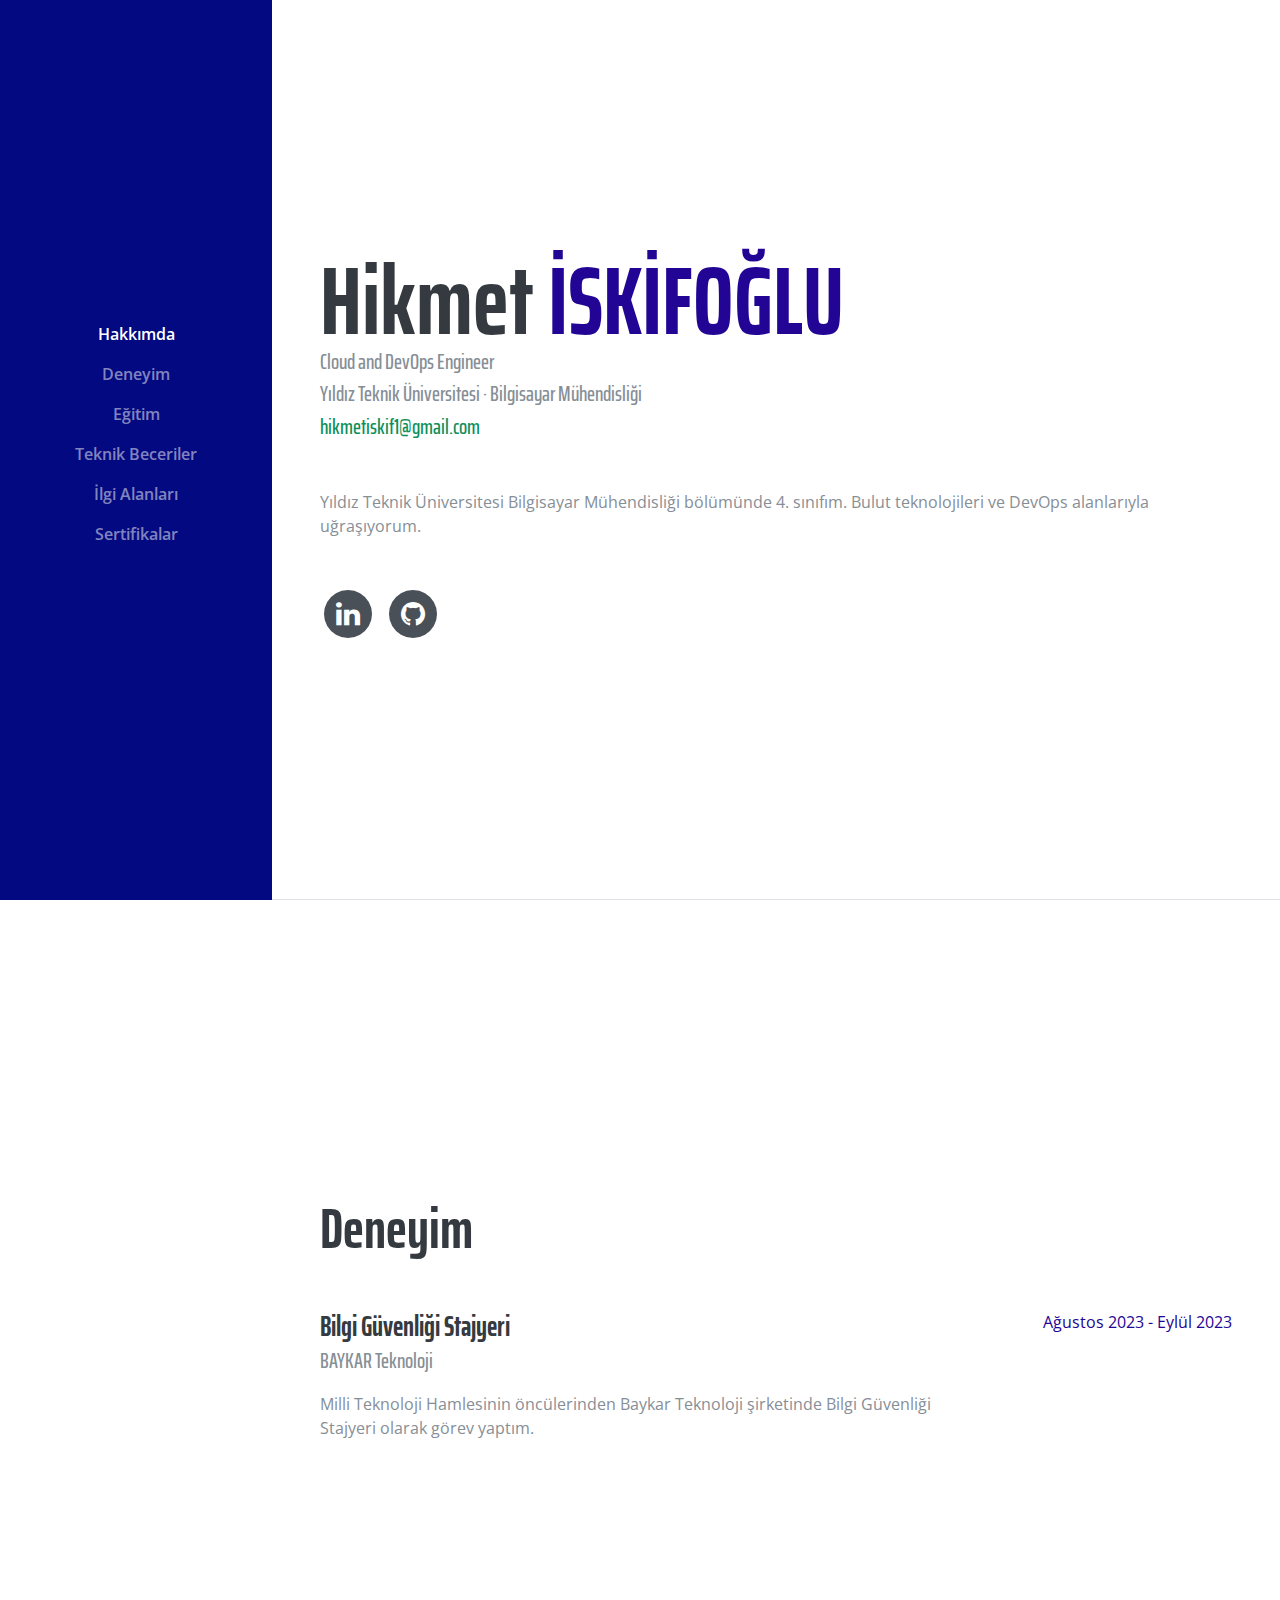
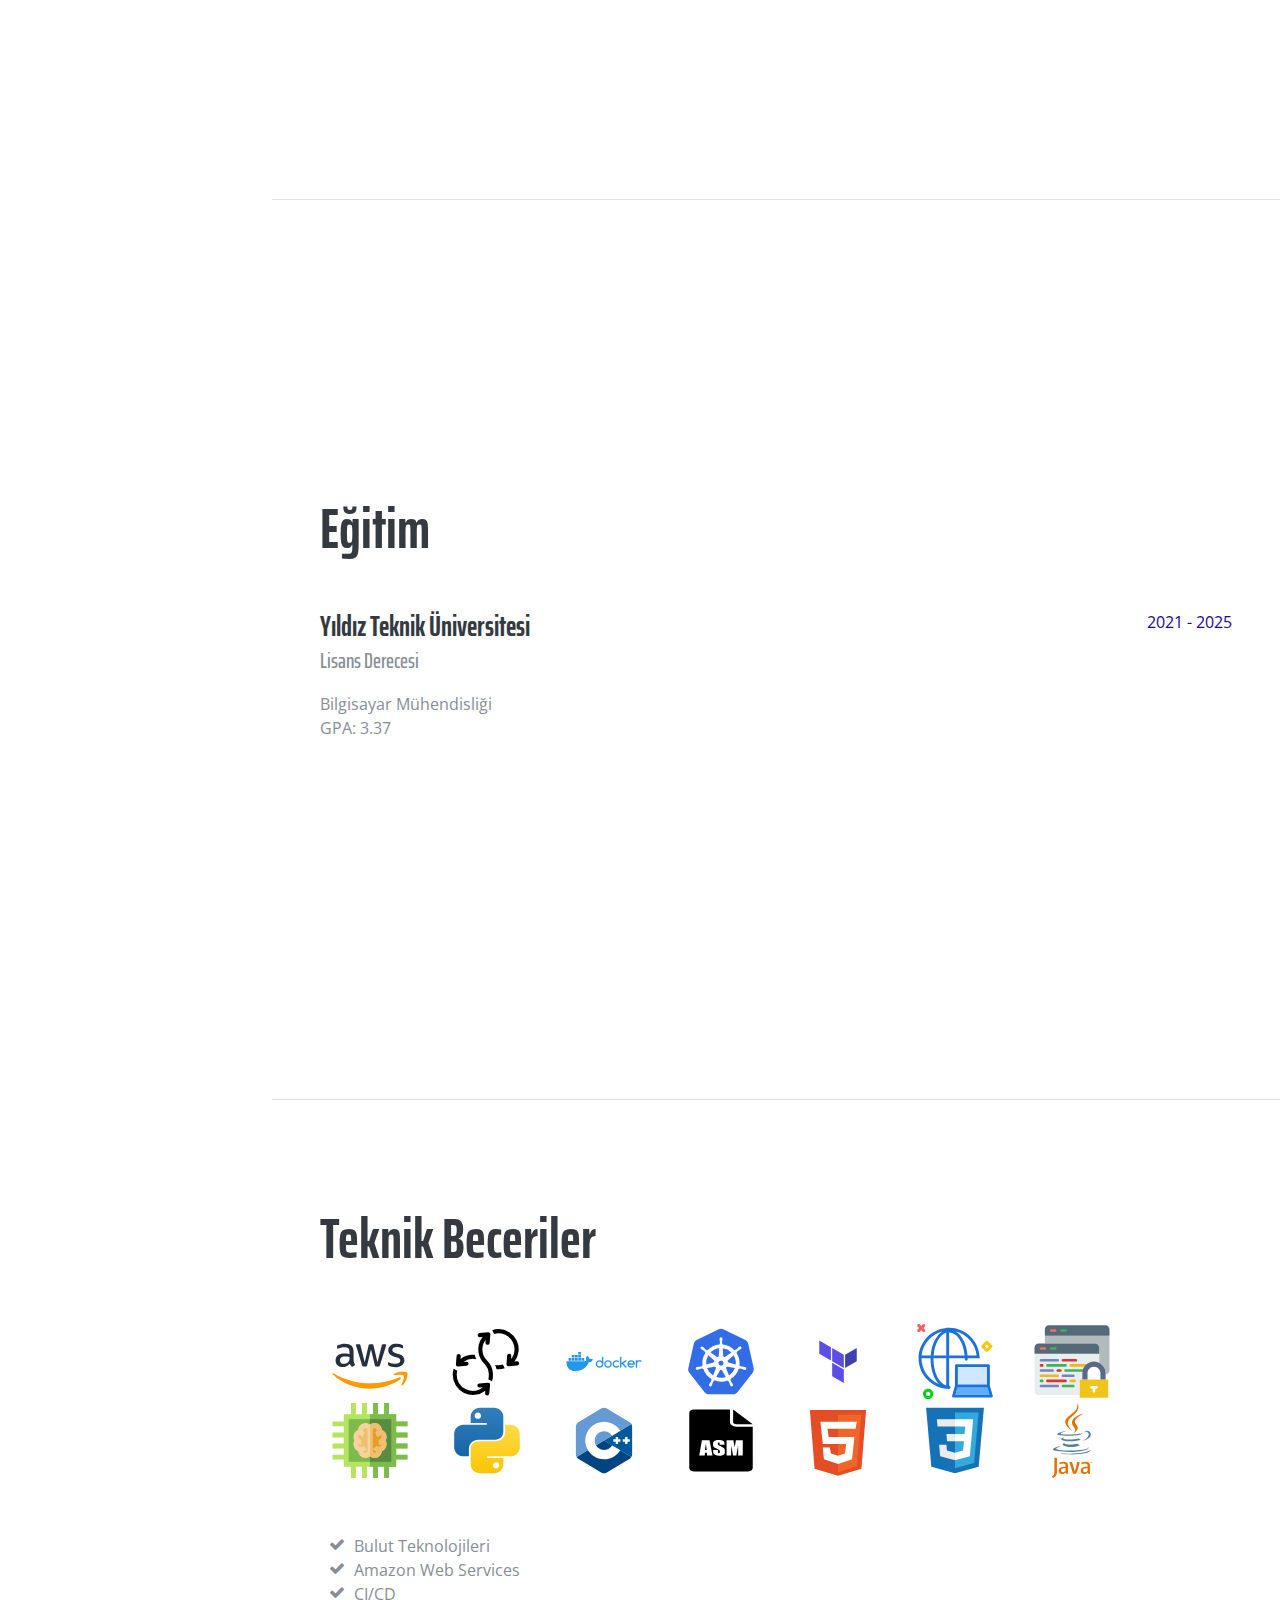
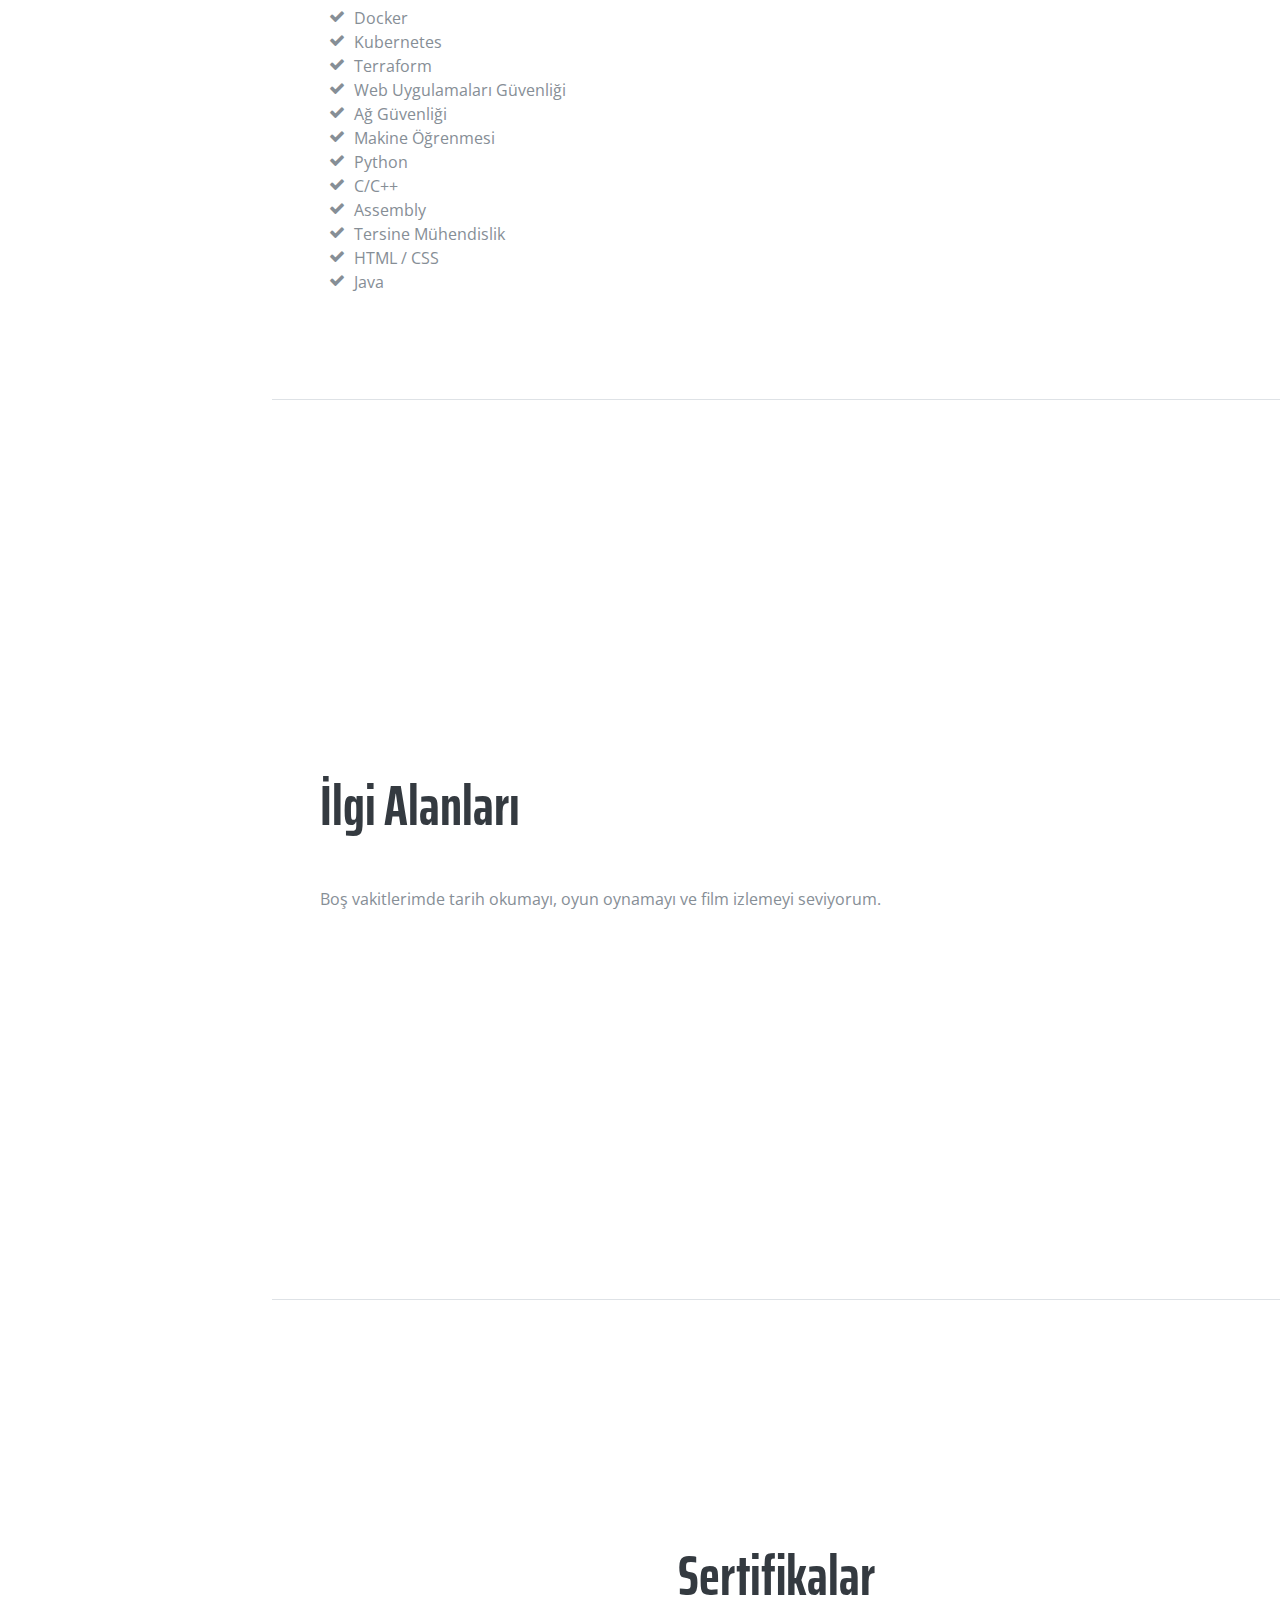
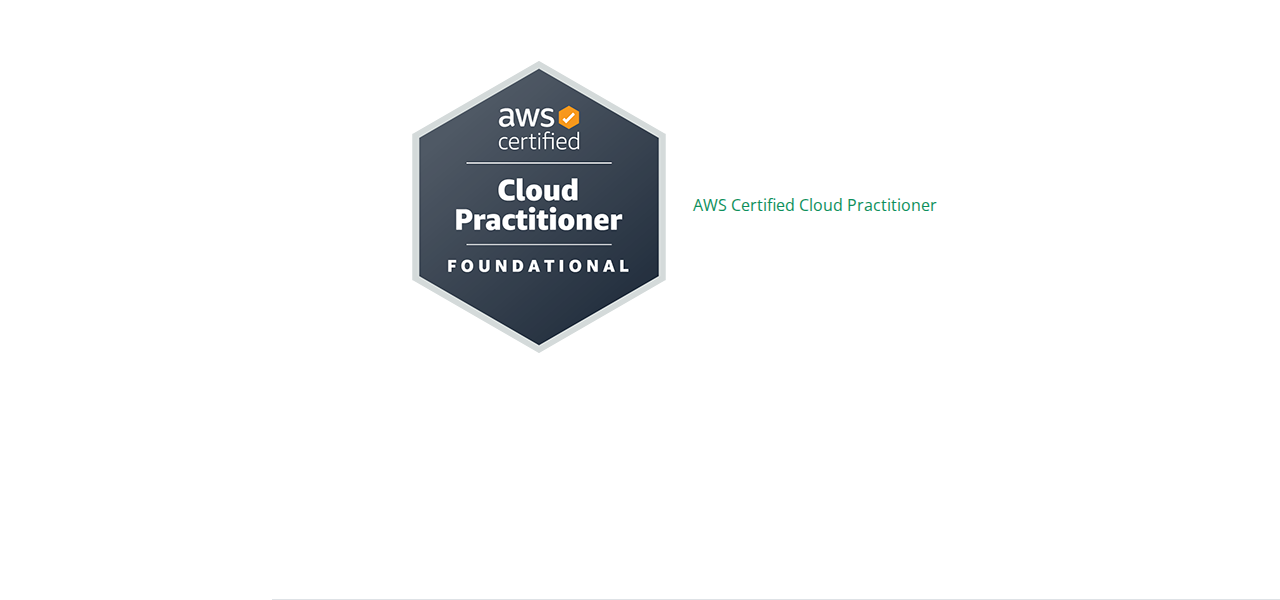
<file: cloudResumeWebsite/index.html>
<!DOCTYPE html>
<html lang="en">

  <head>

    <meta charset="utf-8">
    <meta name="viewport" content="width=device-width, initial-scale=1, shrink-to-fit=no">
    <meta name="description" content="">
    <meta name="author" content="">

    <title>Hikmet İSKİFOĞLU</title>

    <!-- Bootstrap core CSS -->
    <link href="vendor/bootstrap/css/bootstrap.min.css" rel="stylesheet">

    <!-- Custom fonts for this template -->
    <link href="https://fonts.googleapis.com/css?family=Saira+Extra+Condensed:100,200,300,400,500,600,700,800,900" rel="stylesheet">
    <link href="https://fonts.googleapis.com/css?family=Open+Sans:300,300i,400,400i,600,600i,700,700i,800,800i" rel="stylesheet">
    <link href="vendor/font-awesome/css/font-awesome.min.css" rel="stylesheet">
    <link href="vendor/devicons/css/devicons.min.css" rel="stylesheet">
    <link href="vendor/simple-line-icons/css/simple-line-icons.css" rel="stylesheet">

    <!-- Custom styles for this template -->
    <link href="css/resume.min.css" rel="stylesheet">

  </head>

  <body id="page-top">

    <nav class="navbar navbar-expand-lg navbar-dark bg-primary fixed-top" id="sideNav">
      <a class="navbar-brand js-scroll-trigger" href="#page-top">
        <span class="d-block d-lg-none"></span>
        <span class="d-none d-lg-block">
          <!--  <img class="img-fluid img-profile rounded-circle mx-auto mb-2" src="img/photo.png" alt="">  -->
        </span>
      </a>
      <button class="navbar-toggler" type="button" data-toggle="collapse" data-target="#navbarSupportedContent" aria-controls="navbarSupportedContent" aria-expanded="false" aria-label="Toggle navigation">
        <span class="navbar-toggler-icon"></span>
      </button>
      <div class="collapse navbar-collapse" id="navbarSupportedContent">
        <ul class="navbar-nav">
          <li class="nav-item">
            <a class="nav-link js-scroll-trigger" href="#hakkimda">Hakkımda</a>
          </li>
          <li class="nav-item">
            <a class="nav-link js-scroll-trigger" href="#deneyim">Deneyim</a>
          </li>
          <li class="nav-item">
            <a class="nav-link js-scroll-trigger" href="#egitim">Eğitim</a>
          </li>
          <li class="nav-item">
            <a class="nav-link js-scroll-trigger" href="#teknikbeceriler">Teknik Beceriler</a>
          </li>
          <li class="nav-item">
            <a class="nav-link js-scroll-trigger" href="#ilgialanlari">İlgi Alanları</a>
          </li>
          <li class="nav-item">
            <a class="nav-link js-scroll-trigger" href="#sertifikalar">Sertifikalar</a>
          </li>
        </ul>
      </div>

      <br>
      <br>

      <div class="counter-number">  </div>
    </nav>

    <div class="container-fluid p-0">

      <section class="resume-section p-3 p-lg-5 d-flex d-column" id="hakkimda">
        <div class="my-auto">
          <h1 class="mb-0">Hikmet
            <span class="text-primary">İSKİFOĞLU</span>
          </h1>
          <div class="subheading mb-5">Cloud and DevOps Engineer <br> Yıldız Teknik Üniversitesi · Bilgisayar Mühendisliği  <br>  
            <a href="mailto:hikmetiskif1@gmail.com">hikmetiskif1@gmail.com</a>
          </div>
          <p class="mb-5">Yıldız Teknik Üniversitesi Bilgisayar Mühendisliği bölümünde 4. sınıfım. Bulut teknolojileri ve DevOps alanlarıyla uğraşıyorum.</p>
          <ul class="list-inline list-social-icons mb-0">
            <li class="list-inline-item">
              <a href="https://www.linkedin.com/in/hikmet-iskifo%C4%9Flu-66832a49/" target="_blank">
                <span class="fa-stack fa-lg">
                  <i class="fa fa-circle fa-stack-2x"></i>
                  <i class="fa fa-linkedin fa-stack-1x fa-inverse"></i>
                </span>
              </a>
            </li>
            <li class="list-inline-item">
              <a href="https://github.com/HikmetIskif" target="_blank">
                <span class="fa-stack fa-lg">
                  <i class="fa fa-circle fa-stack-2x"></i>
                  <i class="fa fa-github fa-stack-1x fa-inverse"></i>
                </span>
              </a>
            </li>
          </ul>
        </div>
      </section>

      <section class="resume-section p-3 p-lg-5 d-flex flex-column" id="deneyim">
        <div class="my-auto">
          <h2 class="mb-5">Deneyim</h2>

          <div class="resume-item d-flex flex-column flex-md-row mb-5">
            <div class="resume-content mr-auto">
              <h3 class="mb-0">Bilgi Güvenliği Stajyeri</h3>
              <div class="subheading mb-3">BAYKAR Teknoloji</div>
              <p>Milli Teknoloji Hamlesinin öncülerinden Baykar Teknoloji şirketinde Bilgi Güvenliği Stajyeri olarak görev yaptım.</p>
            </div>
            <div class="resume-date text-md-right">
              <span class="text-primary">Ağustos 2023 - Eylül 2023</span>
            </div>
          </div>

        </div>

      </section>

      <section class="resume-section p-3 p-lg-5 d-flex flex-column" id="egitim">
        <div class="my-auto">
          <h2 class="mb-5">Eğitim</h2>

          <div class="resume-item d-flex flex-column flex-md-row mb-5">
            <div class="resume-content mr-auto">
              <h3 class="mb-0">Yıldız Teknik Üniversitesi</h3>
              <div class="subheading mb-3">Lisans Derecesi</div>
              <div>Bilgisayar Mühendisliği</div>
              <p>GPA: 3.37</p>
            </div>
            <div class="resume-date text-md-right">
              <span class="text-primary">2021 - 2025</span>
            </div>
          </div>


        </div>
      </section>

      <section class="resume-section p-3 p-lg-5 d-flex flex-column" id="teknikbeceriler">
        <div class="my-auto">
          <h2 class="mb-5" >Teknik Beceriler</h2>

          <div class="subheading mb-3"></div>
          <ul class="list-inline list-icons">
            <li class="list-inline-item">
              <img src="img/aws.svg" style="width: 100px; height: 75px;" /></li>
            </li>
            <li class="list-inline-item">
              <img src="img/ci-cd.svg" style="width: 100px; height: 75px;" /></li>
            </li>
            <li class="list-inline-item">
              <img src="img/docker.svg" style="width: 100px; height: 75px;" /></li>
            </li>
            <li class="list-inline-item">
              <img src="img/kubernetes.svg" style="width: 100px; height: 75px;" /></li>
            </li>
            <li class="list-inline-item">
              <img src="img/terraform.svg" style="width: 100px; height: 75px;" /></li>
            </li>
            <li class="list-inline-item">
              <img src="img/network-laptop.svg" style="width: 100px; height: 75px;" />
            </li>
            <li class="list-inline-item"> 
              <img src="img/browser-security.svg" style="width: 100px; height: 75px;" /></li>
            </li>
            <li class="list-inline-item">
              <img src="img/chip-ai.svg" style="width: 100px; height: 75px;" />
            </li>
            <li class="list-inline-item">
              <img src="img/python.svg" style="width: 100px; height: 75px;" /></i>
            </li>
            <li class="list-inline-item">
              <img src="img/cpp.svg" style="width: 100px; height: 75px;" /></i>
            </li>
            <li class="list-inline-item">
              <img src="img/asm.svg" style="width: 100px; height: 75px;" /></i>
            </li>
            <li class="list-inline-item">
              <img src="img/html.svg" style="width: 100px; height: 75px;" /></i>
            </li>
            <li class="list-inline-item">
              <img src="img/css.svg" style="width: 100px; height: 75px;" /></i>
            </li>
            <li class="list-inline-item">
              <img src="img/java.svg" style="width: 100px; height: 75px;" /></i>
            </li>
            

          </ul>

          <br>

          <div class="subheading mb-3"></div>
          <ul class="fa-ul mb-0">
            <li>
              <i class="fa-li fa fa-check"></i>
              Bulut Teknolojileri</li>
            <li>
              <i class="fa-li fa fa-check"></i>
              Amazon Web Services</li>
            <li>
              <i class="fa-li fa fa-check"></i>
              CI/CD</li>
            <li>
              <i class="fa-li fa fa-check"></i>
              Docker</li>
            <li>
              <i class="fa-li fa fa-check"></i>
              Kubernetes</li>
            <li>
              <i class="fa-li fa fa-check"></i>
              Terraform</li>
            <li>
              <i class="fa-li fa fa-check"></i>
              Web Uygulamaları Güvenliği</li>
            <li>
              <i class="fa-li fa fa-check"></i>
              Ağ Güvenliği</li>
            <li>
              <i class="fa-li fa fa-check"></i>
              Makine Öğrenmesi</li>
            <li>
              <i class="fa-li fa fa-check"></i>
              Python</li>
            <li>
              <i class="fa-li fa fa-check"></i>
              C/C++</li>
            <li>
              <i class="fa-li fa fa-check"></i>
              Assembly</li>
            <li>
              <i class="fa-li fa fa-check"></i>
              Tersine Mühendislik</li>
              <li>
                <i class="fa-li fa fa-check"></i>
                HTML / CSS</li>
            <li>
              <i class="fa-li fa fa-check"></i>
              Java</li>
          </ul>
        </div>
      </section>

      <section class="resume-section p-3 p-lg-5 d-flex flex-column" id="ilgialanlari">
        <div class="my-auto">
          <h2 class="mb-5">İlgi Alanları</h2>
          <p>Boş vakitlerimde tarih okumayı, oyun oynamayı ve film izlemeyi seviyorum.</p>
        </div>
      </section>

      <section class="resume-section p-3 p-lg-5 d-flex flex-column" id="sertifikalar">
        <div class="my-auto">
          <h2 class="mb-5" style="text-align: center;">Sertifikalar</h2>
          <ul class="fa-ul mb-0">
            <li>
              <i class="fa-ul mb-0"></i>
              <img src="img/cloudpractitioner.png"  />
              <a href="https://www.credly.com/badges/8ddcb7c5-7f7c-4873-ae5a-c49c9bd7f85d/linked_in_profile" target="_blank">AWS Certified Cloud Practitioner</a></li>
          </ul>
        </div>
      </section>

    </div>

    <!-- Bootstrap core JavaScript -->
    <script src="vendor/jquery/jquery.min.js"></script>
    <script src="vendor/bootstrap/js/bootstrap.bundle.min.js"></script>

    <!-- Plugin JavaScript -->
    <script src="vendor/jquery-easing/jquery.easing.min.js"></script>

    <script src="js/resume.min.js"></script>

    <script src="js/index.js"></script>

  </body>

</html>
</file>
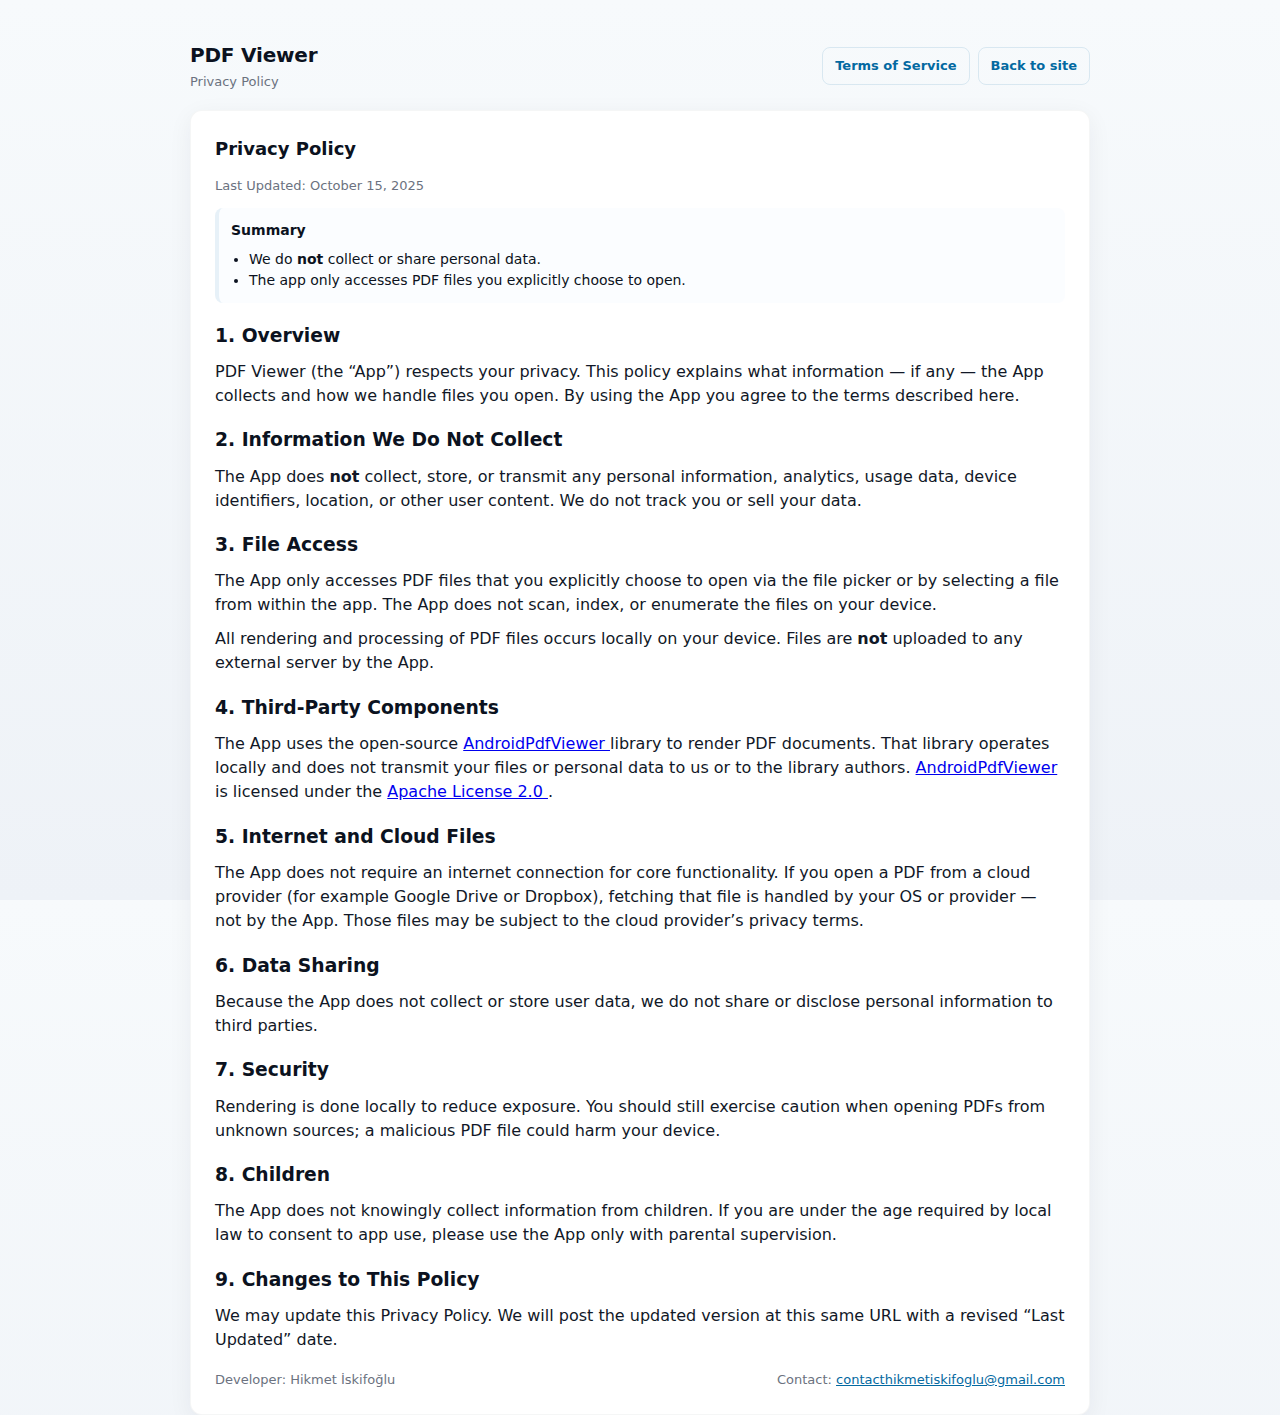
<file: cloudResumeWebsite/privacy-policy/index.html>
<!doctype html>
<html lang="en">
<head>
  <meta charset="utf-8" />
  <meta name="viewport" content="width=device-width,initial-scale=1" />
  <title>Privacy Policy — PDF Viewer</title>
  <meta name="description" content="Privacy Policy for PDF Viewer mobile application." />
  <style>
    :root{
      --bg:#f7fafc;
      --card:#ffffff;
      --muted:#6b7280;
      --accent:#0f172a;
      --accent-2:#0369a1;
      --maxw:900px;
      --radius:12px;
      --pad:24px;
      font-family: Inter, ui-sans-serif, system-ui, -apple-system, "Segoe UI", Roboto, "Helvetica Neue", Arial;
      color: #0b1220;
    }
    html,body{height:100%}
    body{
      margin:0;
      background:linear-gradient(180deg,var(--bg),#eef2f7);
      -webkit-font-smoothing:antialiased;
      -moz-osx-font-smoothing:grayscale;
      line-height:1.5;
      padding:40px 16px;
      display:flex;
      justify-content:center;
      align-items:flex-start;
    }
    .wrap{
      width:100%;
      max-width:var(--maxw);
    }
    header{
      display:flex;
      justify-content:space-between;
      gap:16px;
      align-items:center;
      margin-bottom:18px;
    }
    .brand{
      display:flex;
      flex-direction:column;
    }
    .brand h1{
      margin:0;
      font-size:20px;
      letter-spacing:-0.2px;
    }
    .brand p{margin:2px 0 0;color:var(--muted);font-size:13px}
    .actions{display:flex;gap:8px;align-items:center}
    .btn{
      text-decoration:none;
      padding:8px 12px;
      border-radius:8px;
      background:transparent;
      color:var(--accent-2);
      border:1px solid rgba(3,105,161,0.12);
      font-weight:600;
      font-size:13px;
    }
    main{
      background:var(--card);
      border-radius:var(--radius);
      padding:var(--pad);
      box-shadow:0 6px 24px rgba(13, 30, 55, 0.06);
      border:1px solid rgba(11,18,32,0.04);
    }
    h2{margin-top:0;font-size:18px}
    h3{margin-bottom:6px}
    p{margin:10px 0;color:#111827}
    .muted{color:var(--muted)}
    .toc{
      background:#fbfdff;
      border-left:4px solid rgba(3,105,161,0.08);
      padding:12px;
      border-radius:8px;
      margin:12px 0;
      font-size:14px;
    }
    footer{
      margin-top:18px;
      display:flex;
      justify-content:space-between;
      align-items:center;
      gap:12px;
      flex-wrap:wrap;
    }
    .small{font-size:13px;color:var(--muted)}
    a.inline{color:var(--accent-2);text-decoration:underline}
    @media (max-width:600px){
      body{padding:20px 12px}
      .brand h1{font-size:16px}
      .btn{padding:6px 10px;font-size:12px}
    }
    /* print friendly */
    @media print{
      body{background: #fff;padding:0}
      header, .actions{display:none}
      main{box-shadow:none;border:none}
    }
  </style>
</head>
<body>
  <div class="wrap" role="main">
    <header>
      <div class="brand" aria-hidden="true">
        <h1>PDF Viewer</h1>
        <p class="muted">Privacy Policy</p>
      </div>
      <div class="actions">
        <a class="btn" href="/terms-of-service" title="Terms of Service">Terms of Service</a>
        <a class="btn" href="/" title="Back to site">Back to site</a>
      </div>
    </header>

    <main>
      <h2>Privacy Policy</h2>
      <p class="small muted">Last Updated: October 15, 2025</p>

      <div class="toc" aria-hidden="false">
        <strong>Summary</strong>
        <ul style="margin:8px 0 0 18px;padding:0">
          <li>We do <strong>not</strong> collect or share personal data.</li>
          <li>The app only accesses PDF files you explicitly choose to open.</li>
        </ul>
      </div>

      <section>
        <h3>1. Overview</h3>
        <p>PDF Viewer (the “App”) respects your privacy. This policy explains what information — if any — the App collects and how we handle files you open. By using the App you agree to the terms described here.</p>
      </section>

      <section>
        <h3>2. Information We Do Not Collect</h3>
        <p>The App does <strong>not</strong> collect, store, or transmit any personal information, analytics, usage data, device identifiers, location, or other user content. We do not track you or sell your data.</p>
      </section>

      <section>
        <h3>3. File Access</h3>
        <p>The App only accesses PDF files that you explicitly choose to open via the file picker or by selecting a file from within the app. The App does not scan, index, or enumerate the files on your device.</p>
        <p>All rendering and processing of PDF files occurs locally on your device. Files are <strong>not</strong> uploaded to any external server by the App.</p>
      </section>

      <section>
        <h3>4. Third-Party Components</h3>
        <p>The App uses the open-source <a href="https://github.com/DImuthuUpe/AndroidPdfViewer" target="_blank"> AndroidPdfViewer  </a> library to render PDF documents. That library operates locally and does not transmit your files or personal data to us or to the library authors. <a href="https://github.com/DImuthuUpe/AndroidPdfViewer" target="_blank"> AndroidPdfViewer  </a> is licensed under the <a href="https://github.com/DImuthuUpe/AndroidPdfViewer/blob/master/LICENSE" target="_blank"> Apache License 2.0  </a>.</p>
      </section>

      <section>
        <h3>5. Internet and Cloud Files</h3>
        <p>The App does not require an internet connection for core functionality. If you open a PDF from a cloud provider (for example Google Drive or Dropbox), fetching that file is handled by your OS or provider — not by the App. Those files may be subject to the cloud provider’s privacy terms.</p>
      </section>

      <section>
        <h3>6. Data Sharing</h3>
        <p>Because the App does not collect or store user data, we do not share or disclose personal information to third parties.</p>
      </section>

      <section>
        <h3>7. Security</h3>
        <p>Rendering is done locally to reduce exposure. You should still exercise caution when opening PDFs from unknown sources; a malicious PDF file could harm your device.</p>
      </section>

      <section>
        <h3>8. Children</h3>
        <p>The App does not knowingly collect information from children. If you are under the age required by local law to consent to app use, please use the App only with parental supervision.</p>
      </section>

      <section>
        <h3>9. Changes to This Policy</h3>
        <p>We may update this Privacy Policy. We will post the updated version at this same URL with a revised “Last Updated” date.</p>
      </section>

      <footer>
        <div class="small">Developer: Hikmet İskifoğlu</div>
        <div class="small">Contact: <a class="inline" href="mailto:contacthikmetiskifoglu@gmail.com">contacthikmetiskifoglu@gmail.com</a></div>
      </footer>
    </main>
  </div>
</body>
</html>
</file>
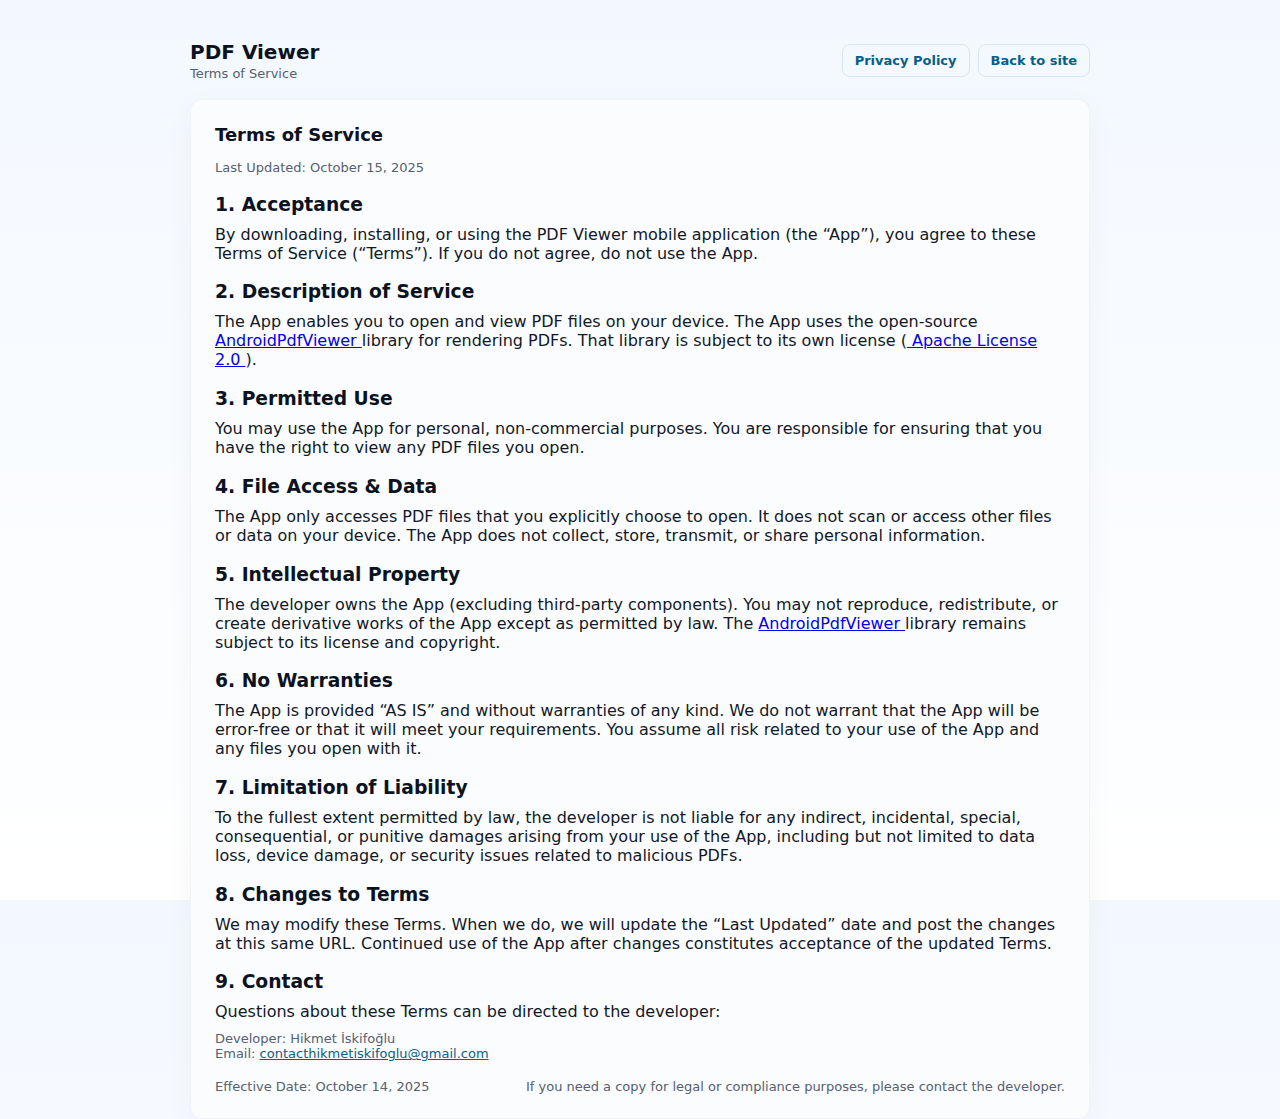
<file: cloudResumeWebsite/terms-of-service/index.html>
<!doctype html>
<html lang="en">
<head>
  <meta charset="utf-8" />
  <meta name="viewport" content="width=device-width,initial-scale=1" />
  <title>Terms of Service — PDF Viewer</title>
  <meta name="description" content="Terms of Service for PDF Viewer mobile application." />
  <style>
    :root{
      --bg:#ffffff;
      --container:#fbfcfe;
      --muted:#556070;
      --accent:#071428;
      --accent-2:#065f8a;
      --maxw:900px;
      --radius:12px;
      --pad:24px;
      font-family: Inter, ui-sans-serif, system-ui, -apple-system, "Segoe UI", Roboto, "Helvetica Neue", Arial;
      color:#0b1220;
    }
    html,body{height:100%}
    body{
      margin:0;
      background:linear-gradient(180deg,#f3f8ff, #ffffff);
      padding:40px 16px;
      -webkit-font-smoothing:antialiased;
      display:flex;
      justify-content:center;
      align-items:flex-start;
    }
    .wrap{width:100%;max-width:var(--maxw)}
    header{
      display:flex;
      justify-content:space-between;
      gap:12px;
      align-items:center;
      margin-bottom:18px;
    }
    .brand h1{margin:0;font-size:20px}
    .brand p{margin:2px 0 0;color:var(--muted);font-size:13px}
    .actions{display:flex;gap:8px}
    .btn{
      text-decoration:none;
      padding:8px 12px;
      border-radius:8px;
      background:transparent;
      color:var(--accent-2);
      border:1px solid rgba(6,95,138,0.12);
      font-weight:600;font-size:13px;
    }
    main{
      background:var(--container);
      border-radius:var(--radius);
      padding:var(--pad);
      box-shadow:0 8px 30px rgba(7,20,40,0.04);
      border:1px solid rgba(7,20,40,0.04);
    }
    h2{margin-top:0;font-size:18px}
    h3{margin-bottom:6px}
    p{margin:10px 0;color:#111827}
    .muted{color:var(--muted)}
    ul{margin:8px 0 10px 20px}
    footer{margin-top:18px;display:flex;justify-content:space-between;align-items:center;flex-wrap:wrap}
    .small{font-size:13px;color:var(--muted)}
    a.inline{color:var(--accent-2);text-decoration:underline}
    @media (max-width:600px){
      body{padding:20px 12px}
      .btn{padding:6px 10px;font-size:12px}
    }
    @media print{
      header, .actions{display:none}
      main{box-shadow:none;border:none}
    }
  </style>
</head>
<body>
  <div class="wrap" role="main">
    <header>
      <div class="brand" aria-hidden="true">
        <h1>PDF Viewer</h1>
        <p class="muted">Terms of Service</p>
      </div>
      <div class="actions">
        <a class="btn" href="/privacy-policy" title="Privacy Policy">Privacy Policy</a>
        <a class="btn" href="/" title="Back to site">Back to site</a>
      </div>
    </header>

    <main>
      <h2>Terms of Service</h2>
      <p class="small muted">Last Updated: October 15, 2025</p>

      <section>
        <h3>1. Acceptance</h3>
        <p>By downloading, installing, or using the PDF Viewer mobile application (the “App”), you agree to these Terms of Service (“Terms”). If you do not agree, do not use the App.</p>
      </section>

      <section>
        <h3>2. Description of Service</h3>
        <p>The App enables you to open and view PDF files on your device. The App uses the open-source <a href="https://github.com/DImuthuUpe/AndroidPdfViewer" target="_blank"> AndroidPdfViewer  </a> library for rendering PDFs. That library is subject to its own license (<a href="https://github.com/DImuthuUpe/AndroidPdfViewer/blob/master/LICENSE" target="_blank"> Apache License 2.0  </a>).</p>
      </section>

      <section>
        <h3>3. Permitted Use</h3>
        <p>You may use the App for personal, non-commercial purposes. You are responsible for ensuring that you have the right to view any PDF files you open.</p>
      </section>

      <section>
        <h3>4. File Access & Data</h3>
        <p>The App only accesses PDF files that you explicitly choose to open. It does not scan or access other files or data on your device. The App does not collect, store, transmit, or share personal information.</p>
      </section>

      <section>
        <h3>5. Intellectual Property</h3>
        <p>The developer owns the App (excluding third-party components). You may not reproduce, redistribute, or create derivative works of the App except as permitted by law. The <a href="https://github.com/DImuthuUpe/AndroidPdfViewer" target="_blank"> AndroidPdfViewer  </a> library remains subject to its license and copyright.</p>
      </section>

      <section>
        <h3>6. No Warranties</h3>
        <p>The App is provided “AS IS” and without warranties of any kind. We do not warrant that the App will be error-free or that it will meet your requirements. You assume all risk related to your use of the App and any files you open with it.</p>
      </section>

      <section>
        <h3>7. Limitation of Liability</h3>
        <p>To the fullest extent permitted by law, the developer is not liable for any indirect, incidental, special, consequential, or punitive damages arising from your use of the App, including but not limited to data loss, device damage, or security issues related to malicious PDFs.</p>
      </section>

      <section>
        <h3>8. Changes to Terms</h3>
        <p>We may modify these Terms. When we do, we will update the “Last Updated” date and post the changes at this same URL. Continued use of the App after changes constitutes acceptance of the updated Terms.</p>
      </section>

      <section>
        <h3>9. Contact</h3>
        <p>Questions about these Terms can be directed to the developer:</p>
        <p class="small">Developer: Hikmet İskifoğlu<br/>Email: <a class="inline" href="mailto:contacthikmetiskifoglu@gmail.com">contacthikmetiskifoglu@gmail.com</a></p>
      </section>

      <footer>
        <div class="small">Effective Date: October 14, 2025</div>
        <div class="small">If you need a copy for legal or compliance purposes, please contact the developer.</div>
      </footer>
    </main>
  </div>
</body>
</html>
</file>
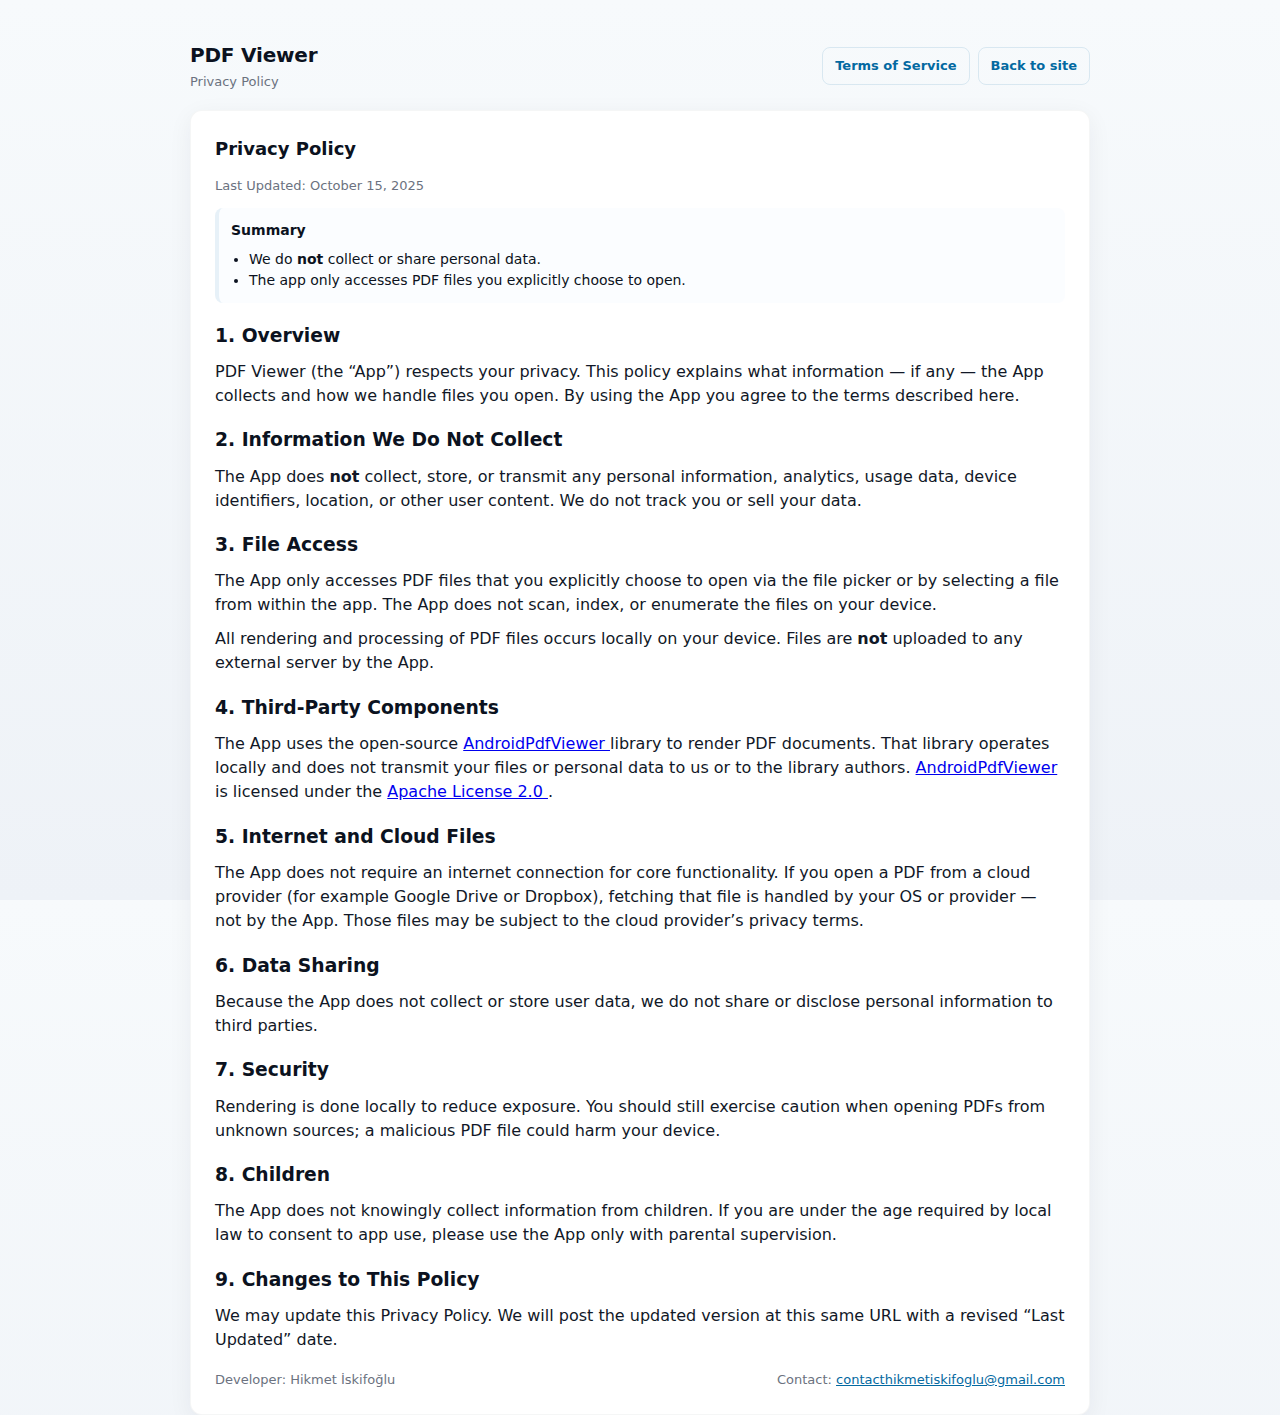
<file: cloudResumeWebsite/privacy-policy.html>
<!doctype html>
<html lang="en">
<head>
  <meta charset="utf-8" />
  <meta name="viewport" content="width=device-width,initial-scale=1" />
  <title>Privacy Policy — PDF Viewer</title>
  <meta name="description" content="Privacy Policy for PDF Viewer mobile application." />
  <style>
    :root{
      --bg:#f7fafc;
      --card:#ffffff;
      --muted:#6b7280;
      --accent:#0f172a;
      --accent-2:#0369a1;
      --maxw:900px;
      --radius:12px;
      --pad:24px;
      font-family: Inter, ui-sans-serif, system-ui, -apple-system, "Segoe UI", Roboto, "Helvetica Neue", Arial;
      color: #0b1220;
    }
    html,body{height:100%}
    body{
      margin:0;
      background:linear-gradient(180deg,var(--bg),#eef2f7);
      -webkit-font-smoothing:antialiased;
      -moz-osx-font-smoothing:grayscale;
      line-height:1.5;
      padding:40px 16px;
      display:flex;
      justify-content:center;
      align-items:flex-start;
    }
    .wrap{
      width:100%;
      max-width:var(--maxw);
    }
    header{
      display:flex;
      justify-content:space-between;
      gap:16px;
      align-items:center;
      margin-bottom:18px;
    }
    .brand{
      display:flex;
      flex-direction:column;
    }
    .brand h1{
      margin:0;
      font-size:20px;
      letter-spacing:-0.2px;
    }
    .brand p{margin:2px 0 0;color:var(--muted);font-size:13px}
    .actions{display:flex;gap:8px;align-items:center}
    .btn{
      text-decoration:none;
      padding:8px 12px;
      border-radius:8px;
      background:transparent;
      color:var(--accent-2);
      border:1px solid rgba(3,105,161,0.12);
      font-weight:600;
      font-size:13px;
    }
    main{
      background:var(--card);
      border-radius:var(--radius);
      padding:var(--pad);
      box-shadow:0 6px 24px rgba(13, 30, 55, 0.06);
      border:1px solid rgba(11,18,32,0.04);
    }
    h2{margin-top:0;font-size:18px}
    h3{margin-bottom:6px}
    p{margin:10px 0;color:#111827}
    .muted{color:var(--muted)}
    .toc{
      background:#fbfdff;
      border-left:4px solid rgba(3,105,161,0.08);
      padding:12px;
      border-radius:8px;
      margin:12px 0;
      font-size:14px;
    }
    footer{
      margin-top:18px;
      display:flex;
      justify-content:space-between;
      align-items:center;
      gap:12px;
      flex-wrap:wrap;
    }
    .small{font-size:13px;color:var(--muted)}
    a.inline{color:var(--accent-2);text-decoration:underline}
    @media (max-width:600px){
      body{padding:20px 12px}
      .brand h1{font-size:16px}
      .btn{padding:6px 10px;font-size:12px}
    }
    /* print friendly */
    @media print{
      body{background: #fff;padding:0}
      header, .actions{display:none}
      main{box-shadow:none;border:none}
    }
  </style>
</head>
<body>
  <div class="wrap" role="main">
    <header>
      <div class="brand" aria-hidden="true">
        <h1>PDF Viewer</h1>
        <p class="muted">Privacy Policy</p>
      </div>
      <div class="actions">
        <a class="btn" href="/terms-of-service.html" title="Terms of Service">Terms of Service</a>
        <a class="btn" href="/" title="Back to site">Back to site</a>
      </div>
    </header>

    <main>
      <h2>Privacy Policy</h2>
      <p class="small muted">Last Updated: October 15, 2025</p>

      <div class="toc" aria-hidden="false">
        <strong>Summary</strong>
        <ul style="margin:8px 0 0 18px;padding:0">
          <li>We do <strong>not</strong> collect or share personal data.</li>
          <li>The app only accesses PDF files you explicitly choose to open.</li>
        </ul>
      </div>

      <section>
        <h3>1. Overview</h3>
        <p>PDF Viewer (the “App”) respects your privacy. This policy explains what information — if any — the App collects and how we handle files you open. By using the App you agree to the terms described here.</p>
      </section>

      <section>
        <h3>2. Information We Do Not Collect</h3>
        <p>The App does <strong>not</strong> collect, store, or transmit any personal information, analytics, usage data, device identifiers, location, or other user content. We do not track you or sell your data.</p>
      </section>

      <section>
        <h3>3. File Access</h3>
        <p>The App only accesses PDF files that you explicitly choose to open via the file picker or by selecting a file from within the app. The App does not scan, index, or enumerate the files on your device.</p>
        <p>All rendering and processing of PDF files occurs locally on your device. Files are <strong>not</strong> uploaded to any external server by the App.</p>
      </section>

      <section>
        <h3>4. Third-Party Components</h3>
        <p>The App uses the open-source <a href="https://github.com/DImuthuUpe/AndroidPdfViewer" target="_blank"> AndroidPdfViewer  </a> library to render PDF documents. That library operates locally and does not transmit your files or personal data to us or to the library authors. <a href="https://github.com/DImuthuUpe/AndroidPdfViewer" target="_blank"> AndroidPdfViewer  </a> is licensed under the <a href="https://github.com/DImuthuUpe/AndroidPdfViewer/blob/master/LICENSE" target="_blank"> Apache License 2.0  </a>.</p>
      </section>

      <section>
        <h3>5. Internet and Cloud Files</h3>
        <p>The App does not require an internet connection for core functionality. If you open a PDF from a cloud provider (for example Google Drive or Dropbox), fetching that file is handled by your OS or provider — not by the App. Those files may be subject to the cloud provider’s privacy terms.</p>
      </section>

      <section>
        <h3>6. Data Sharing</h3>
        <p>Because the App does not collect or store user data, we do not share or disclose personal information to third parties.</p>
      </section>

      <section>
        <h3>7. Security</h3>
        <p>Rendering is done locally to reduce exposure. You should still exercise caution when opening PDFs from unknown sources; a malicious PDF file could harm your device.</p>
      </section>

      <section>
        <h3>8. Children</h3>
        <p>The App does not knowingly collect information from children. If you are under the age required by local law to consent to app use, please use the App only with parental supervision.</p>
      </section>

      <section>
        <h3>9. Changes to This Policy</h3>
        <p>We may update this Privacy Policy. We will post the updated version at this same URL with a revised “Last Updated” date.</p>
      </section>

      <footer>
        <div class="small">Developer: Hikmet İskifoğlu</div>
        <div class="small">Contact: <a class="inline" href="mailto:contacthikmetiskifoglu@gmail.com">contacthikmetiskifoglu@gmail.com</a></div>
      </footer>
    </main>
  </div>
</body>
</html>
</file>
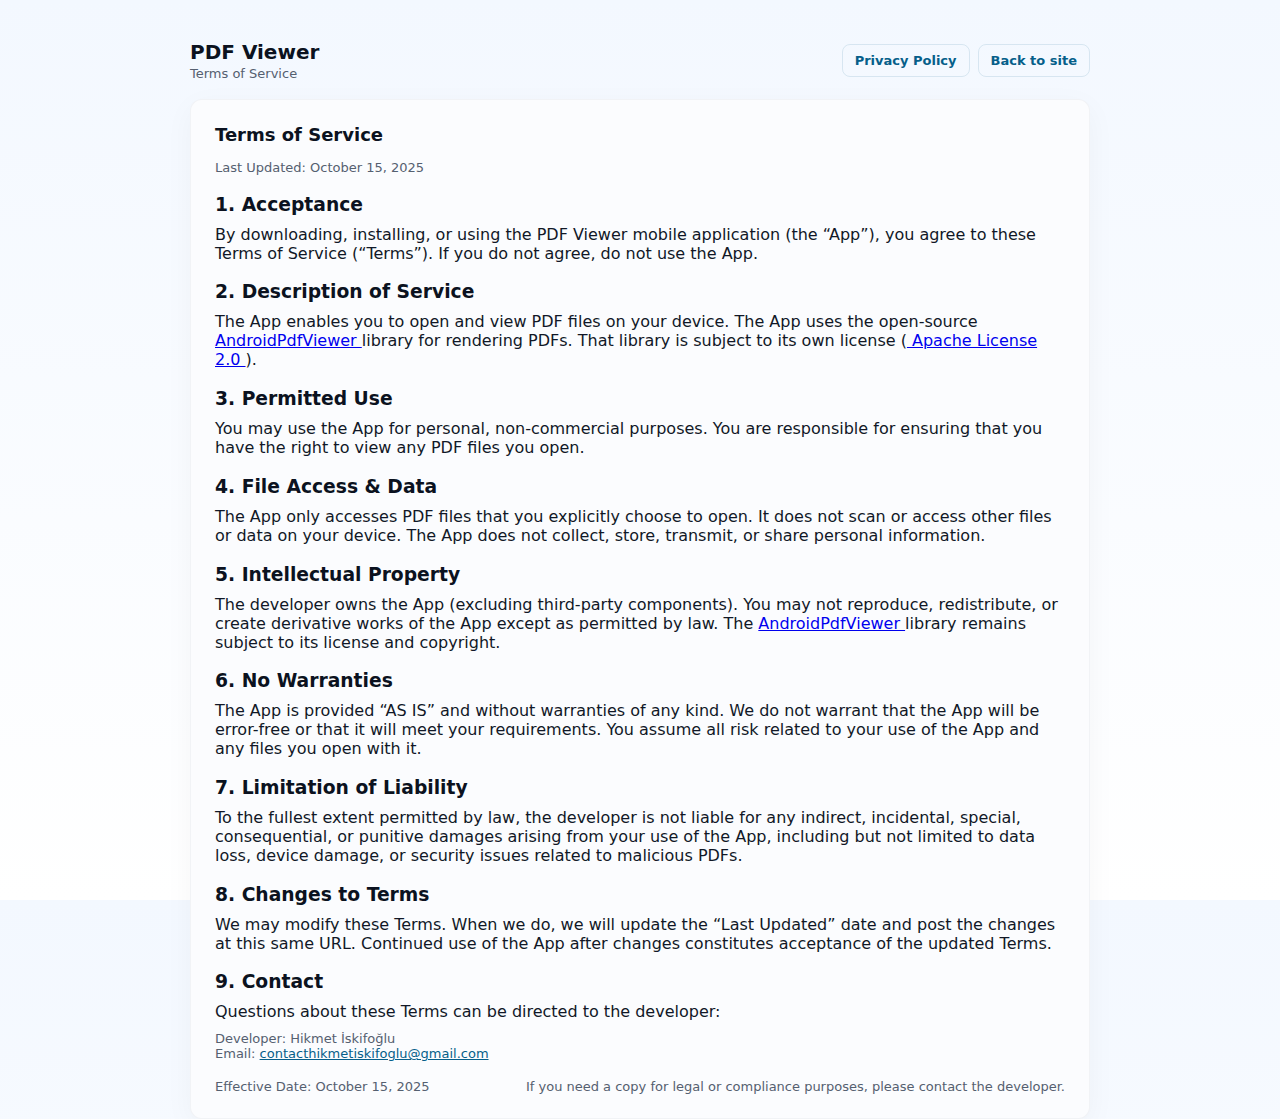
<file: cloudResumeWebsite/terms-of-service.html>
<!doctype html>
<html lang="en">
<head>
  <meta charset="utf-8" />
  <meta name="viewport" content="width=device-width,initial-scale=1" />
  <title>Terms of Service — PDF Viewer</title>
  <meta name="description" content="Terms of Service for PDF Viewer mobile application." />
  <style>
    :root{
      --bg:#ffffff;
      --container:#fbfcfe;
      --muted:#556070;
      --accent:#071428;
      --accent-2:#065f8a;
      --maxw:900px;
      --radius:12px;
      --pad:24px;
      font-family: Inter, ui-sans-serif, system-ui, -apple-system, "Segoe UI", Roboto, "Helvetica Neue", Arial;
      color:#0b1220;
    }
    html,body{height:100%}
    body{
      margin:0;
      background:linear-gradient(180deg,#f3f8ff, #ffffff);
      padding:40px 16px;
      -webkit-font-smoothing:antialiased;
      display:flex;
      justify-content:center;
      align-items:flex-start;
    }
    .wrap{width:100%;max-width:var(--maxw)}
    header{
      display:flex;
      justify-content:space-between;
      gap:12px;
      align-items:center;
      margin-bottom:18px;
    }
    .brand h1{margin:0;font-size:20px}
    .brand p{margin:2px 0 0;color:var(--muted);font-size:13px}
    .actions{display:flex;gap:8px}
    .btn{
      text-decoration:none;
      padding:8px 12px;
      border-radius:8px;
      background:transparent;
      color:var(--accent-2);
      border:1px solid rgba(6,95,138,0.12);
      font-weight:600;font-size:13px;
    }
    main{
      background:var(--container);
      border-radius:var(--radius);
      padding:var(--pad);
      box-shadow:0 8px 30px rgba(7,20,40,0.04);
      border:1px solid rgba(7,20,40,0.04);
    }
    h2{margin-top:0;font-size:18px}
    h3{margin-bottom:6px}
    p{margin:10px 0;color:#111827}
    .muted{color:var(--muted)}
    ul{margin:8px 0 10px 20px}
    footer{margin-top:18px;display:flex;justify-content:space-between;align-items:center;flex-wrap:wrap}
    .small{font-size:13px;color:var(--muted)}
    a.inline{color:var(--accent-2);text-decoration:underline}
    @media (max-width:600px){
      body{padding:20px 12px}
      .btn{padding:6px 10px;font-size:12px}
    }
    @media print{
      header, .actions{display:none}
      main{box-shadow:none;border:none}
    }
  </style>
</head>
<body>
  <div class="wrap" role="main">
    <header>
      <div class="brand" aria-hidden="true">
        <h1>PDF Viewer</h1>
        <p class="muted">Terms of Service</p>
      </div>
      <div class="actions">
        <a class="btn" href="/privacy-policy.html" title="Privacy Policy">Privacy Policy</a>
        <a class="btn" href="/" title="Back to site">Back to site</a>
      </div>
    </header>

    <main>
      <h2>Terms of Service</h2>
      <p class="small muted">Last Updated: October 15, 2025</p>

      <section>
        <h3>1. Acceptance</h3>
        <p>By downloading, installing, or using the PDF Viewer mobile application (the “App”), you agree to these Terms of Service (“Terms”). If you do not agree, do not use the App.</p>
      </section>

      <section>
        <h3>2. Description of Service</h3>
        <p>The App enables you to open and view PDF files on your device. The App uses the open-source <a href="https://github.com/DImuthuUpe/AndroidPdfViewer" target="_blank"> AndroidPdfViewer  </a> library for rendering PDFs. That library is subject to its own license (<a href="https://github.com/DImuthuUpe/AndroidPdfViewer/blob/master/LICENSE" target="_blank"> Apache License 2.0  </a>).</p>
      </section>

      <section>
        <h3>3. Permitted Use</h3>
        <p>You may use the App for personal, non-commercial purposes. You are responsible for ensuring that you have the right to view any PDF files you open.</p>
      </section>

      <section>
        <h3>4. File Access & Data</h3>
        <p>The App only accesses PDF files that you explicitly choose to open. It does not scan or access other files or data on your device. The App does not collect, store, transmit, or share personal information.</p>
      </section>

      <section>
        <h3>5. Intellectual Property</h3>
        <p>The developer owns the App (excluding third-party components). You may not reproduce, redistribute, or create derivative works of the App except as permitted by law. The <a href="https://github.com/DImuthuUpe/AndroidPdfViewer" target="_blank"> AndroidPdfViewer  </a> library remains subject to its license and copyright.</p>
      </section>

      <section>
        <h3>6. No Warranties</h3>
        <p>The App is provided “AS IS” and without warranties of any kind. We do not warrant that the App will be error-free or that it will meet your requirements. You assume all risk related to your use of the App and any files you open with it.</p>
      </section>

      <section>
        <h3>7. Limitation of Liability</h3>
        <p>To the fullest extent permitted by law, the developer is not liable for any indirect, incidental, special, consequential, or punitive damages arising from your use of the App, including but not limited to data loss, device damage, or security issues related to malicious PDFs.</p>
      </section>

      <section>
        <h3>8. Changes to Terms</h3>
        <p>We may modify these Terms. When we do, we will update the “Last Updated” date and post the changes at this same URL. Continued use of the App after changes constitutes acceptance of the updated Terms.</p>
      </section>

      <section>
        <h3>9. Contact</h3>
        <p>Questions about these Terms can be directed to the developer:</p>
        <p class="small">Developer: Hikmet İskifoğlu<br/>Email: <a class="inline" href="mailto:contacthikmetiskifoglu@gmail.com">contacthikmetiskifoglu@gmail.com</a></p>
      </section>

      <footer>
        <div class="small">Effective Date: October 15, 2025</div>
        <div class="small">If you need a copy for legal or compliance purposes, please contact the developer.</div>
      </footer>
    </main>
  </div>
</body>
</html>
</file>
<file: cloudResumeWebsite/vendor/simple-line-icons/css/simple-line-icons.css>
@font-face {
  font-family: 'simple-line-icons';
  src: url('../fonts/Simple-Line-Icons.eot?v=2.4.0');
  src: url('../fonts/Simple-Line-Icons.eot?v=2.4.0#iefix') format('embedded-opentype'), url('../fonts/Simple-Line-Icons.woff2?v=2.4.0') format('woff2'), url('../fonts/Simple-Line-Icons.ttf?v=2.4.0') format('truetype'), url('../fonts/Simple-Line-Icons.woff?v=2.4.0') format('woff'), url('../fonts/Simple-Line-Icons.svg?v=2.4.0#simple-line-icons') format('svg');
  font-weight: normal;
  font-style: normal;
}
/*
 Use the following CSS code if you want to have a class per icon.
 Instead of a list of all class selectors, you can use the generic [class*="icon-"] selector, but it's slower:
*/
.icon-user,
.icon-people,
.icon-user-female,
.icon-user-follow,
.icon-user-following,
.icon-user-unfollow,
.icon-login,
.icon-logout,
.icon-emotsmile,
.icon-phone,
.icon-call-end,
.icon-call-in,
.icon-call-out,
.icon-map,
.icon-location-pin,
.icon-direction,
.icon-directions,
.icon-compass,
.icon-layers,
.icon-menu,
.icon-list,
.icon-options-vertical,
.icon-options,
.icon-arrow-down,
.icon-arrow-left,
.icon-arrow-right,
.icon-arrow-up,
.icon-arrow-up-circle,
.icon-arrow-left-circle,
.icon-arrow-right-circle,
.icon-arrow-down-circle,
.icon-check,
.icon-clock,
.icon-plus,
.icon-minus,
.icon-close,
.icon-event,
.icon-exclamation,
.icon-organization,
.icon-trophy,
.icon-screen-smartphone,
.icon-screen-desktop,
.icon-plane,
.icon-notebook,
.icon-mustache,
.icon-mouse,
.icon-magnet,
.icon-energy,
.icon-disc,
.icon-cursor,
.icon-cursor-move,
.icon-crop,
.icon-chemistry,
.icon-speedometer,
.icon-shield,
.icon-screen-tablet,
.icon-magic-wand,
.icon-hourglass,
.icon-graduation,
.icon-ghost,
.icon-game-controller,
.icon-fire,
.icon-eyeglass,
.icon-envelope-open,
.icon-envelope-letter,
.icon-bell,
.icon-badge,
.icon-anchor,
.icon-wallet,
.icon-vector,
.icon-speech,
.icon-puzzle,
.icon-printer,
.icon-present,
.icon-playlist,
.icon-pin,
.icon-picture,
.icon-handbag,
.icon-globe-alt,
.icon-globe,
.icon-folder-alt,
.icon-folder,
.icon-film,
.icon-feed,
.icon-drop,
.icon-drawer,
.icon-docs,
.icon-doc,
.icon-diamond,
.icon-cup,
.icon-calculator,
.icon-bubbles,
.icon-briefcase,
.icon-book-open,
.icon-basket-loaded,
.icon-basket,
.icon-bag,
.icon-action-undo,
.icon-action-redo,
.icon-wrench,
.icon-umbrella,
.icon-trash,
.icon-tag,
.icon-support,
.icon-frame,
.icon-size-fullscreen,
.icon-size-actual,
.icon-shuffle,
.icon-share-alt,
.icon-share,
.icon-rocket,
.icon-question,
.icon-pie-chart,
.icon-pencil,
.icon-note,
.icon-loop,
.icon-home,
.icon-grid,
.icon-graph,
.icon-microphone,
.icon-music-tone-alt,
.icon-music-tone,
.icon-earphones-alt,
.icon-earphones,
.icon-equalizer,
.icon-like,
.icon-dislike,
.icon-control-start,
.icon-control-rewind,
.icon-control-play,
.icon-control-pause,
.icon-control-forward,
.icon-control-end,
.icon-volume-1,
.icon-volume-2,
.icon-volume-off,
.icon-calendar,
.icon-bulb,
.icon-chart,
.icon-ban,
.icon-bubble,
.icon-camrecorder,
.icon-camera,
.icon-cloud-download,
.icon-cloud-upload,
.icon-envelope,
.icon-eye,
.icon-flag,
.icon-heart,
.icon-info,
.icon-key,
.icon-link,
.icon-lock,
.icon-lock-open,
.icon-magnifier,
.icon-magnifier-add,
.icon-magnifier-remove,
.icon-paper-clip,
.icon-paper-plane,
.icon-power,
.icon-refresh,
.icon-reload,
.icon-settings,
.icon-star,
.icon-symbol-female,
.icon-symbol-male,
.icon-target,
.icon-credit-card,
.icon-paypal,
.icon-social-tumblr,
.icon-social-twitter,
.icon-social-facebook,
.icon-social-instagram,
.icon-social-linkedin,
.icon-social-pinterest,
.icon-social-github,
.icon-social-google,
.icon-social-reddit,
.icon-social-skype,
.icon-social-dribbble,
.icon-social-behance,
.icon-social-foursqare,
.icon-social-soundcloud,
.icon-social-spotify,
.icon-social-stumbleupon,
.icon-social-youtube,
.icon-social-dropbox,
.icon-social-vkontakte,
.icon-social-steam {
  font-family: 'simple-line-icons';
  speak: none;
  font-style: normal;
  font-weight: normal;
  font-variant: normal;
  text-transform: none;
  line-height: 1;
  /* Better Font Rendering =========== */
  -webkit-font-smoothing: antialiased;
  -moz-osx-font-smoothing: grayscale;
}
.icon-user:before {
  content: "\e005";
}
.icon-people:before {
  content: "\e001";
}
.icon-user-female:before {
  content: "\e000";
}
.icon-user-follow:before {
  content: "\e002";
}
.icon-user-following:before {
  content: "\e003";
}
.icon-user-unfollow:before {
  content: "\e004";
}
.icon-login:before {
  content: "\e066";
}
.icon-logout:before {
  content: "\e065";
}
.icon-emotsmile:before {
  content: "\e021";
}
.icon-phone:before {
  content: "\e600";
}
.icon-call-end:before {
  content: "\e048";
}
.icon-call-in:before {
  content: "\e047";
}
.icon-call-out:before {
  content: "\e046";
}
.icon-map:before {
  content: "\e033";
}
.icon-location-pin:before {
  content: "\e096";
}
.icon-direction:before {
  content: "\e042";
}
.icon-directions:before {
  content: "\e041";
}
.icon-compass:before {
  content: "\e045";
}
.icon-layers:before {
  content: "\e034";
}
.icon-menu:before {
  content: "\e601";
}
.icon-list:before {
  content: "\e067";
}
.icon-options-vertical:before {
  content: "\e602";
}
.icon-options:before {
  content: "\e603";
}
.icon-arrow-down:before {
  content: "\e604";
}
.icon-arrow-left:before {
  content: "\e605";
}
.icon-arrow-right:before {
  content: "\e606";
}
.icon-arrow-up:before {
  content: "\e607";
}
.icon-arrow-up-circle:before {
  content: "\e078";
}
.icon-arrow-left-circle:before {
  content: "\e07a";
}
.icon-arrow-right-circle:before {
  content: "\e079";
}
.icon-arrow-down-circle:before {
  content: "\e07b";
}
.icon-check:before {
  content: "\e080";
}
.icon-clock:before {
  content: "\e081";
}
.icon-plus:before {
  content: "\e095";
}
.icon-minus:before {
  content: "\e615";
}
.icon-close:before {
  content: "\e082";
}
.icon-event:before {
  content: "\e619";
}
.icon-exclamation:before {
  content: "\e617";
}
.icon-organization:before {
  content: "\e616";
}
.icon-trophy:before {
  content: "\e006";
}
.icon-screen-smartphone:before {
  content: "\e010";
}
.icon-screen-desktop:before {
  content: "\e011";
}
.icon-plane:before {
  content: "\e012";
}
.icon-notebook:before {
  content: "\e013";
}
.icon-mustache:before {
  content: "\e014";
}
.icon-mouse:before {
  content: "\e015";
}
.icon-magnet:before {
  content: "\e016";
}
.icon-energy:before {
  content: "\e020";
}
.icon-disc:before {
  content: "\e022";
}
.icon-cursor:before {
  content: "\e06e";
}
.icon-cursor-move:before {
  content: "\e023";
}
.icon-crop:before {
  content: "\e024";
}
.icon-chemistry:before {
  content: "\e026";
}
.icon-speedometer:before {
  content: "\e007";
}
.icon-shield:before {
  content: "\e00e";
}
.icon-screen-tablet:before {
  content: "\e00f";
}
.icon-magic-wand:before {
  content: "\e017";
}
.icon-hourglass:before {
  content: "\e018";
}
.icon-graduation:before {
  content: "\e019";
}
.icon-ghost:before {
  content: "\e01a";
}
.icon-game-controller:before {
  content: "\e01b";
}
.icon-fire:before {
  content: "\e01c";
}
.icon-eyeglass:before {
  content: "\e01d";
}
.icon-envelope-open:before {
  content: "\e01e";
}
.icon-envelope-letter:before {
  content: "\e01f";
}
.icon-bell:before {
  content: "\e027";
}
.icon-badge:before {
  content: "\e028";
}
.icon-anchor:before {
  content: "\e029";
}
.icon-wallet:before {
  content: "\e02a";
}
.icon-vector:before {
  content: "\e02b";
}
.icon-speech:before {
  content: "\e02c";
}
.icon-puzzle:before {
  content: "\e02d";
}
.icon-printer:before {
  content: "\e02e";
}
.icon-present:before {
  content: "\e02f";
}
.icon-playlist:before {
  content: "\e030";
}
.icon-pin:before {
  content: "\e031";
}
.icon-picture:before {
  content: "\e032";
}
.icon-handbag:before {
  content: "\e035";
}
.icon-globe-alt:before {
  content: "\e036";
}
.icon-globe:before {
  content: "\e037";
}
.icon-folder-alt:before {
  content: "\e039";
}
.icon-folder:before {
  content: "\e089";
}
.icon-film:before {
  content: "\e03a";
}
.icon-feed:before {
  content: "\e03b";
}
.icon-drop:before {
  content: "\e03e";
}
.icon-drawer:before {
  content: "\e03f";
}
.icon-docs:before {
  content: "\e040";
}
.icon-doc:before {
  content: "\e085";
}
.icon-diamond:before {
  content: "\e043";
}
.icon-cup:before {
  content: "\e044";
}
.icon-calculator:before {
  content: "\e049";
}
.icon-bubbles:before {
  content: "\e04a";
}
.icon-briefcase:before {
  content: "\e04b";
}
.icon-book-open:before {
  content: "\e04c";
}
.icon-basket-loaded:before {
  content: "\e04d";
}
.icon-basket:before {
  content: "\e04e";
}
.icon-bag:before {
  content: "\e04f";
}
.icon-action-undo:before {
  content: "\e050";
}
.icon-action-redo:before {
  content: "\e051";
}
.icon-wrench:before {
  content: "\e052";
}
.icon-umbrella:before {
  content: "\e053";
}
.icon-trash:before {
  content: "\e054";
}
.icon-tag:before {
  content: "\e055";
}
.icon-support:before {
  content: "\e056";
}
.icon-frame:before {
  content: "\e038";
}
.icon-size-fullscreen:before {
  content: "\e057";
}
.icon-size-actual:before {
  content: "\e058";
}
.icon-shuffle:before {
  content: "\e059";
}
.icon-share-alt:before {
  content: "\e05a";
}
.icon-share:before {
  content: "\e05b";
}
.icon-rocket:before {
  content: "\e05c";
}
.icon-question:before {
  content: "\e05d";
}
.icon-pie-chart:before {
  content: "\e05e";
}
.icon-pencil:before {
  content: "\e05f";
}
.icon-note:before {
  content: "\e060";
}
.icon-loop:before {
  content: "\e064";
}
.icon-home:before {
  content: "\e069";
}
.icon-grid:before {
  content: "\e06a";
}
.icon-graph:before {
  content: "\e06b";
}
.icon-microphone:before {
  content: "\e063";
}
.icon-music-tone-alt:before {
  content: "\e061";
}
.icon-music-tone:before {
  content: "\e062";
}
.icon-earphones-alt:before {
  content: "\e03c";
}
.icon-earphones:before {
  content: "\e03d";
}
.icon-equalizer:before {
  content: "\e06c";
}
.icon-like:before {
  content: "\e068";
}
.icon-dislike:before {
  content: "\e06d";
}
.icon-control-start:before {
  content: "\e06f";
}
.icon-control-rewind:before {
  content: "\e070";
}
.icon-control-play:before {
  content: "\e071";
}
.icon-control-pause:before {
  content: "\e072";
}
.icon-control-forward:before {
  content: "\e073";
}
.icon-control-end:before {
  content: "\e074";
}
.icon-volume-1:before {
  content: "\e09f";
}
.icon-volume-2:before {
  content: "\e0a0";
}
.icon-volume-off:before {
  content: "\e0a1";
}
.icon-calendar:before {
  content: "\e075";
}
.icon-bulb:before {
  content: "\e076";
}
.icon-chart:before {
  content: "\e077";
}
.icon-ban:before {
  content: "\e07c";
}
.icon-bubble:before {
  content: "\e07d";
}
.icon-camrecorder:before {
  content: "\e07e";
}
.icon-camera:before {
  content: "\e07f";
}
.icon-cloud-download:before {
  content: "\e083";
}
.icon-cloud-upload:before {
  content: "\e084";
}
.icon-envelope:before {
  content: "\e086";
}
.icon-eye:before {
  content: "\e087";
}
.icon-flag:before {
  content: "\e088";
}
.icon-heart:before {
  content: "\e08a";
}
.icon-info:before {
  content: "\e08b";
}
.icon-key:before {
  content: "\e08c";
}
.icon-link:before {
  content: "\e08d";
}
.icon-lock:before {
  content: "\e08e";
}
.icon-lock-open:before {
  content: "\e08f";
}
.icon-magnifier:before {
  content: "\e090";
}
.icon-magnifier-add:before {
  content: "\e091";
}
.icon-magnifier-remove:before {
  content: "\e092";
}
.icon-paper-clip:before {
  content: "\e093";
}
.icon-paper-plane:before {
  content: "\e094";
}
.icon-power:before {
  content: "\e097";
}
.icon-refresh:before {
  content: "\e098";
}
.icon-reload:before {
  content: "\e099";
}
.icon-settings:before {
  content: "\e09a";
}
.icon-star:before {
  content: "\e09b";
}
.icon-symbol-female:before {
  content: "\e09c";
}
.icon-symbol-male:before {
  content: "\e09d";
}
.icon-target:before {
  content: "\e09e";
}
.icon-credit-card:before {
  content: "\e025";
}
.icon-paypal:before {
  content: "\e608";
}
.icon-social-tumblr:before {
  content: "\e00a";
}
.icon-social-twitter:before {
  content: "\e009";
}
.icon-social-facebook:before {
  content: "\e00b";
}
.icon-social-instagram:before {
  content: "\e609";
}
.icon-social-linkedin:before {
  content: "\e60a";
}
.icon-social-pinterest:before {
  content: "\e60b";
}
.icon-social-github:before {
  content: "\e60c";
}
.icon-social-google:before {
  content: "\e60d";
}
.icon-social-reddit:before {
  content: "\e60e";
}
.icon-social-skype:before {
  content: "\e60f";
}
.icon-social-dribbble:before {
  content: "\e00d";
}
.icon-social-behance:before {
  content: "\e610";
}
.icon-social-foursqare:before {
  content: "\e611";
}
.icon-social-soundcloud:before {
  content: "\e612";
}
.icon-social-spotify:before {
  content: "\e613";
}
.icon-social-stumbleupon:before {
  content: "\e614";
}
.icon-social-youtube:before {
  content: "\e008";
}
.icon-social-dropbox:before {
  content: "\e00c";
}
.icon-social-vkontakte:before {
  content: "\e618";
}
.icon-social-steam:before {
  content: "\e620";
}
</file>
<file: cloudResumeWebsite/vendor/devicons/css/devicons.min.css>
/*!
 *  Devicons 1.8.0 made by Theodore Vorillas / http://vorillaz.com 
 */
@font-face{font-family:devicons;src:url(../fonts/devicons.eot?xqxft6);src:url(../fonts/devicons.eot?#iefixxqxft6) format("embedded-opentype"),url(../fonts/devicons.woff?xqxft6) format("woff"),url(../fonts/devicons.ttf?xqxft6) format("truetype"),url(../fonts/devicons.svg?xqxft6#devicons) format("svg");font-weight:400;font-style:normal}.devicons{font-family:devicons;speak:none;font-style:normal;font-weight:400;font-variant:normal;text-transform:none;line-height:1;-webkit-font-smoothing:antialiased;-moz-osx-font-smoothing:grayscale}.devicons-git:before{content:"\e602"}.devicons-git_compare:before{content:"\e628"}.devicons-git_branch:before{content:"\e625"}.devicons-git_commit:before{content:"\e629"}.devicons-git_pull_request:before{content:"\e626"}.devicons-git_merge:before{content:"\e627"}.devicons-bitbucket:before{content:"\e603"}.devicons-github_alt:before{content:"\e608"}.devicons-github_badge:before{content:"\e609"}.devicons-github:before{content:"\e60a"}.devicons-github_full:before{content:"\e617"}.devicons-java:before{content:"\e638"}.devicons-ruby:before{content:"\e639"}.devicons-scala:before{content:"\e637"}.devicons-python:before{content:"\e63c"}.devicons-go:before{content:"\e624"}.devicons-ruby_on_rails:before{content:"\e63b"}.devicons-django:before{content:"\e61d"}.devicons-markdown:before{content:"\e63e"}.devicons-php:before{content:"\e63d"}.devicons-mysql:before{content:"\e604"}.devicons-streamline:before{content:"\e605"}.devicons-database:before{content:"\e606"}.devicons-laravel:before{content:"\e63f"}.devicons-javascript:before{content:"\e64e"}.devicons-angular:before{content:"\e653"}.devicons-backbone:before{content:"\e652"}.devicons-coffeescript:before{content:"\e651"}.devicons-jquery:before{content:"\e650"}.devicons-modernizr:before{content:"\e620"}.devicons-jquery_ui:before{content:"\e654"}.devicons-ember:before{content:"\e61b"}.devicons-dojo:before{content:"\e61c"}.devicons-nodejs:before{content:"\e619"}.devicons-nodejs_small:before{content:"\e618"}.devicons-javascript_shield:before{content:"\e64f"}.devicons-bootstrap:before{content:"\e647"}.devicons-sass:before{content:"\e64b"}.devicons-css3_full:before{content:"\e64a"}.devicons-css3:before{content:"\e649"}.devicons-html5:before{content:"\e636"}.devicons-html5_multimedia:before{content:"\e632"}.devicons-html5_device_access:before{content:"\e633"}.devicons-html5_3d_effects:before{content:"\e635"}.devicons-html5_connectivity:before{content:"\e634"}.devicons-ghost_small:before{content:"\e614"}.devicons-ghost:before{content:"\e61f"}.devicons-magento:before{content:"\e640"}.devicons-joomla:before{content:"\e641"}.devicons-jekyll_small:before{content:"\e60d"}.devicons-drupal:before{content:"\e642"}.devicons-wordpress:before{content:"\e60b"}.devicons-grunt:before{content:"\e64c"}.devicons-bower:before{content:"\e64d"}.devicons-npm:before{content:"\e61e"}.devicons-yahoo_small:before{content:"\e62b"}.devicons-yahoo:before{content:"\e615"}.devicons-bing_small:before{content:"\e600"}.devicons-windows:before{content:"\e60f"}.devicons-linux:before{content:"\e612"}.devicons-ubuntu:before{content:"\e63a"}.devicons-android:before{content:"\e60e"}.devicons-apple:before{content:"\e611"}.devicons-appstore:before{content:"\e613"}.devicons-phonegap:before{content:"\e630"}.devicons-blackberry:before{content:"\e623"}.devicons-stackoverflow:before{content:"\e610"}.devicons-techcrunch:before{content:"\e62c"}.devicons-codrops:before{content:"\e62f"}.devicons-css_tricks:before{content:"\e601"}.devicons-smashing_magazine:before{content:"\e62d"}.devicons-netmagazine:before{content:"\e62e"}.devicons-codepen:before{content:"\e616"}.devicons-cssdeck:before{content:"\e62a"}.devicons-hackernews:before{content:"\e61a"}.devicons-dropbox:before{content:"\e607"}.devicons-google_drive:before{content:"\e631"}.devicons-visualstudio:before{content:"\e60c"}.devicons-unity_small:before{content:"\e621"}.devicons-raspberry_pi:before{content:"\e622"}.devicons-chrome:before{content:"\e643"}.devicons-ie:before{content:"\e644"}.devicons-firefox:before{content:"\e645"}.devicons-opera:before{content:"\e646"}.devicons-safari:before{content:"\e648"}.devicons-swift:before{content:"\e655"}.devicons-symfony:before{content:"\e656"}.devicons-symfony_badge:before{content:"\e657"}.devicons-less:before{content:"\e658"}.devicons-stylus:before{content:"\e659"}.devicons-trello:before{content:"\e65a"}.devicons-atlassian:before{content:"\e65b"}.devicons-jira:before{content:"\e65c"}.devicons-envato:before{content:"\e65d"}.devicons-snap_svg:before{content:"\e65e"}.devicons-raphael:before{content:"\e65f"}.devicons-google_analytics:before{content:"\e660"}.devicons-compass:before{content:"\e661"}.devicons-onedrive:before{content:"\e662"}.devicons-gulp:before{content:"\e663"}.devicons-atom:before{content:"\e664"}.devicons-cisco:before{content:"\e665"}.devicons-nancy:before{content:"\e666"}.devicons-clojure:before{content:"\e668"}.devicons-clojure_alt:before{content:"\e66a"}.devicons-perl:before{content:"\e669"}.devicons-celluloid:before{content:"\e66b"}.devicons-w3c:before{content:"\e66c"}.devicons-redis:before{content:"\e66d"}.devicons-postgresql:before{content:"\e66e"}.devicons-webplatform:before{content:"\e66f"}.devicons-jenkins:before{content:"\e667"}.devicons-requirejs:before{content:"\e670"}.devicons-opensource:before{content:"\e671"}.devicons-typo3:before{content:"\e672"}.devicons-uikit:before{content:"\e673"}.devicons-doctrine:before{content:"\e674"}.devicons-groovy:before{content:"\e675"}.devicons-nginx:before{content:"\e676"}.devicons-haskell:before{content:"\e677"}.devicons-zend:before{content:"\e678"}.devicons-gnu:before{content:"\e679"}.devicons-yeoman:before{content:"\e67a"}.devicons-heroku:before{content:"\e67b"}.devicons-debian:before{content:"\e67d"}.devicons-travis:before{content:"\e67e"}.devicons-dotnet:before{content:"\e67f"}.devicons-codeigniter:before{content:"\e680"}.devicons-javascript_badge:before{content:"\e681"}.devicons-yii:before{content:"\e682"}.devicons-msql_server:before{content:"\e67c"}.devicons-composer:before{content:"\e683"}.devicons-krakenjs_badge:before{content:"\e684"}.devicons-krakenjs:before{content:"\e685"}.devicons-mozilla:before{content:"\e686"}.devicons-firebase:before{content:"\e687"}.devicons-sizzlejs:before{content:"\e688"}.devicons-creativecommons:before{content:"\e689"}.devicons-creativecommons_badge:before{content:"\e68a"}.devicons-mitlicence:before{content:"\e68b"}.devicons-senchatouch:before{content:"\e68c"}.devicons-bugsense:before{content:"\e68d"}.devicons-extjs:before{content:"\e68e"}.devicons-mootools_badge:before{content:"\e68f"}.devicons-mootools:before{content:"\e690"}.devicons-ruby_rough:before{content:"\e691"}.devicons-komodo:before{content:"\e692"}.devicons-coda:before{content:"\e693"}.devicons-bintray:before{content:"\e694"}.devicons-terminal:before{content:"\e695"}.devicons-code:before{content:"\e696"}.devicons-responsive:before{content:"\e697"}.devicons-dart:before{content:"\e698"}.devicons-aptana:before{content:"\e699"}.devicons-mailchimp:before{content:"\e69a"}.devicons-netbeans:before{content:"\e69b"}.devicons-dreamweaver:before{content:"\e69c"}.devicons-brackets:before{content:"\e69d"}.devicons-eclipse:before{content:"\e69e"}.devicons-cloud9:before{content:"\e69f"}.devicons-scrum:before{content:"\e6a0"}.devicons-prolog:before{content:"\e6a1"}.devicons-terminal_badge:before{content:"\e6a2"}.devicons-code_badge:before{content:"\e6a3"}.devicons-mongodb:before{content:"\e6a4"}.devicons-meteor:before{content:"\e6a5"}.devicons-meteorfull:before{content:"\e6a6"}.devicons-fsharp:before{content:"\e6a7"}.devicons-rust:before{content:"\e6a8"}.devicons-ionic:before{content:"\e6a9"}.devicons-sublime:before{content:"\e6aa"}.devicons-appcelerator:before{content:"\e6ab"}.devicons-asterisk:before{content:"\e6ac"}.devicons-aws:before{content:"\e6ad"}.devicons-digital-ocean:before{content:"\e6ae"}.devicons-dlang:before{content:"\e6af"}.devicons-docker:before{content:"\e6b0"}.devicons-erlang:before{content:"\e6b1"}.devicons-google-cloud-platform:before{content:"\e6b2"}.devicons-grails:before{content:"\e6b3"}.devicons-illustrator:before{content:"\e6b4"}.devicons-intellij:before{content:"\e6b5"}.devicons-materializecss:before{content:"\e6b6"}.devicons-openshift:before{content:"\e6b7"}.devicons-photoshop:before{content:"\e6b8"}.devicons-rackspace:before{content:"\e6b9"}.devicons-react:before{content:"\e6ba"}.devicons-redhat:before{content:"\e6bb"}.devicons-scriptcs:before{content:"\e6bc"}.devicons-sqllite:before{content:"\e6c4"}.devicons-vim:before{content:"\e6c5"}
</file>
<file: cloudResumeWebsite/css/resume.min.css>
/*!
 * Start Bootstrap - Resume v4.0.0-beta.2 (https://startbootstrap.com/template-overviews/resume)
 * Copyright 2013-2017 Start Bootstrap
 * Licensed under MIT (https://github.com/BlackrockDigital/startbootstrap-resume/blob/master/LICENSE)
 */body{font-family:'Open Sans',serif;padding-top:54px;color:#868e96}@media (min-width:992px){body{padding-top:0;padding-left:17rem}}h1,h2,h3,h4,h5,h6{font-family:'Saira Extra Condensed',serif;font-weight:700;text-transform:none;color:#343a40}h1{font-size:6rem;line-height:5.5rem}h2{font-size:3.5rem}.subheading{text-transform:none;font-weight:500;font-family:'Saira Extra Condensed',serif;font-size:1.35rem}.list-social-icons a{color:#495057}.list-social-icons a:hover{color:#bd5d38}.list-social-icons a .fa-lg{font-size:1.75rem}.list-icons{font-size:3rem}.list-icons .list-inline-item i:hover{color:#bd5d38}#sideNav .navbar-nav .nav-item .nav-link{font-weight:600;text-transform:none}@media (min-width:992px){#sideNav{text-align:center;position:fixed;top:0;left:0;display:flex;flex-direction:column;width:17rem;height:100vh}#sideNav .navbar-brand{display:flex;margin:auto auto 0;padding:.5rem}#sideNav .navbar-brand .img-profile{max-width:10rem;max-height:10rem;border:.5rem solid rgba(255,255,255,.2)}#sideNav .navbar-collapse{display:flex;align-items:flex-start;flex-grow:0;width:100%;margin-bottom:auto}#sideNav .navbar-collapse .navbar-nav{flex-direction:column;width:100%}#sideNav .navbar-collapse .navbar-nav .nav-item{display:block}#sideNav .navbar-collapse .navbar-nav .nav-item .nav-link{display:block}}section.resume-section{border-bottom:1px solid #dee2e6;padding-top:5rem!important;padding-bottom:5rem!important}section.resume-section .resume-item .resume-date{min-width:none}@media (min-width:768px){section.resume-section{min-height:100vh}section.resume-section .resume-item .resume-date{min-width:18rem}}@media (min-width:992px){section.resume-section{padding-top:3rem!important;padding-bottom:3rem!important}}.bg-primary{background-color:hwb(237 1% 50%)!important}.text-primary{color:rgb(34, 5, 148)!important}a{color:hwb(156 5% 44%)}a:active,a:focus,a:hover{color:#824027}
</file>
